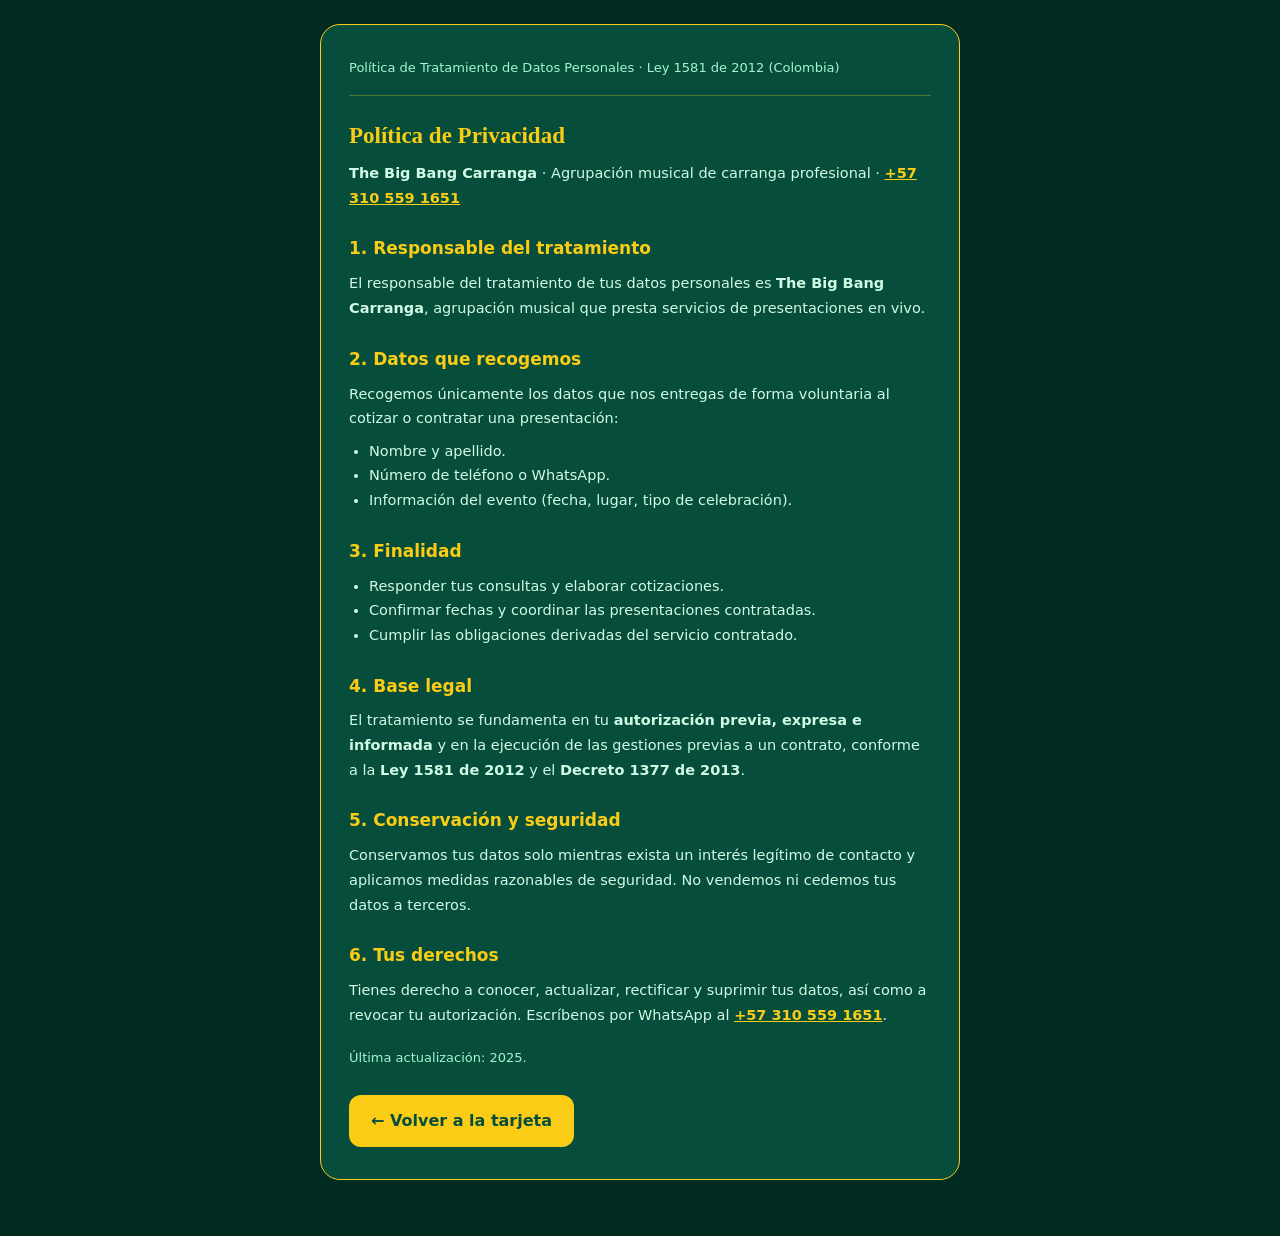
<file: privacidad.html>
<!DOCTYPE html>
<html lang="es">
<head>
  <meta charset="UTF-8" />
  <meta name="viewport" content="width=device-width, initial-scale=1.0" />
  <title>Política de Privacidad — The Big Bang Carranga</title>
  <meta name="robots" content="noindex" />
  <link rel="icon" type="image/png" href="icons/favicon-64.png" />
  <style>
    *{box-sizing:border-box;margin:0;padding:0}
    body{background:#022c22;color:#e5e5e5;font-family:'Montserrat',system-ui,sans-serif;line-height:1.7;padding:24px 16px 56px;display:flex;justify-content:center}
    .hoja{max-width:640px;background:#064e3b;border-radius:20px;padding:32px 28px;border:1px solid #facc15}
    h1{font-size:23px;color:#facc15;margin-bottom:6px;font-family:Georgia,serif}
    h2{font-size:17px;color:#facc15;margin:24px 0 8px}
    p,li{font-size:14.5px;color:#d1fae5}
    ul{margin:8px 0 8px 20px}
    a{color:#facc15;font-weight:700}
    .sello{margin-bottom:20px;padding-bottom:16px;border-bottom:1px solid rgba(250,204,21,.3);color:#a7f3d0;font-size:13px}
    .volver{display:inline-block;margin-top:26px;background:#facc15;color:#064e3b;text-decoration:none;font-weight:800;padding:12px 22px;border-radius:12px}
  </style>
    <meta name="description" content="Política de privacidad de Carranga. Tarjeta digital creada por KONFÍO ZINC.">
    <meta property="og:title" content="Política de privacidad · Carranga">
    <meta property="og:description" content="Política de privacidad de Carranga. Tarjeta digital creada por KONFÍO ZINC.">
    <meta property="og:image" content="https://konfiozinc.github.io/card/assets/img/og/og-tarjetas-digitales.png">
    <meta property="og:image:width" content="1200">
    <meta property="og:image:height" content="630">
    <meta property="og:type" content="website">
    <meta property="og:site_name" content="KONFÍO ZINC">
    <meta property="og:locale" content="es_CO">
    <link rel="icon" type="image/svg+xml" href="favicon.svg">
</head>
<body>
  <main class="hoja">
    <p class="sello">Política de Tratamiento de Datos Personales · Ley 1581 de 2012 (Colombia)</p>
    <h1>Política de Privacidad</h1>
    <p><strong>The Big Bang Carranga</strong> · Agrupación musical de carranga profesional · <a href="https://wa.me/573105591651">+57 310 559 1651</a></p>

    <h2>1. Responsable del tratamiento</h2>
    <p>El responsable del tratamiento de tus datos personales es <strong>The Big Bang Carranga</strong>, agrupación musical que presta servicios de presentaciones en vivo.</p>

    <h2>2. Datos que recogemos</h2>
    <p>Recogemos únicamente los datos que nos entregas de forma voluntaria al cotizar o contratar una presentación:</p>
    <ul>
      <li>Nombre y apellido.</li>
      <li>Número de teléfono o WhatsApp.</li>
      <li>Información del evento (fecha, lugar, tipo de celebración).</li>
    </ul>

    <h2>3. Finalidad</h2>
    <ul>
      <li>Responder tus consultas y elaborar cotizaciones.</li>
      <li>Confirmar fechas y coordinar las presentaciones contratadas.</li>
      <li>Cumplir las obligaciones derivadas del servicio contratado.</li>
    </ul>

    <h2>4. Base legal</h2>
    <p>El tratamiento se fundamenta en tu <strong>autorización previa, expresa e informada</strong> y en la ejecución de las gestiones previas a un contrato, conforme a la <strong>Ley 1581 de 2012</strong> y el <strong>Decreto 1377 de 2013</strong>.</p>

    <h2>5. Conservación y seguridad</h2>
    <p>Conservamos tus datos solo mientras exista un interés legítimo de contacto y aplicamos medidas razonables de seguridad. No vendemos ni cedemos tus datos a terceros.</p>

    <h2>6. Tus derechos</h2>
    <p>Tienes derecho a conocer, actualizar, rectificar y suprimir tus datos, así como a revocar tu autorización. Escríbenos por WhatsApp al <a href="https://wa.me/573105591651">+57 310 559 1651</a>.</p>

    <p style="margin-top:20px;font-size:13px;color:#a7f3d0">Última actualización: 2025.</p>
    <a class="volver" href="./">← Volver a la tarjeta</a>
  </main>
</body>
</html>
</file>
